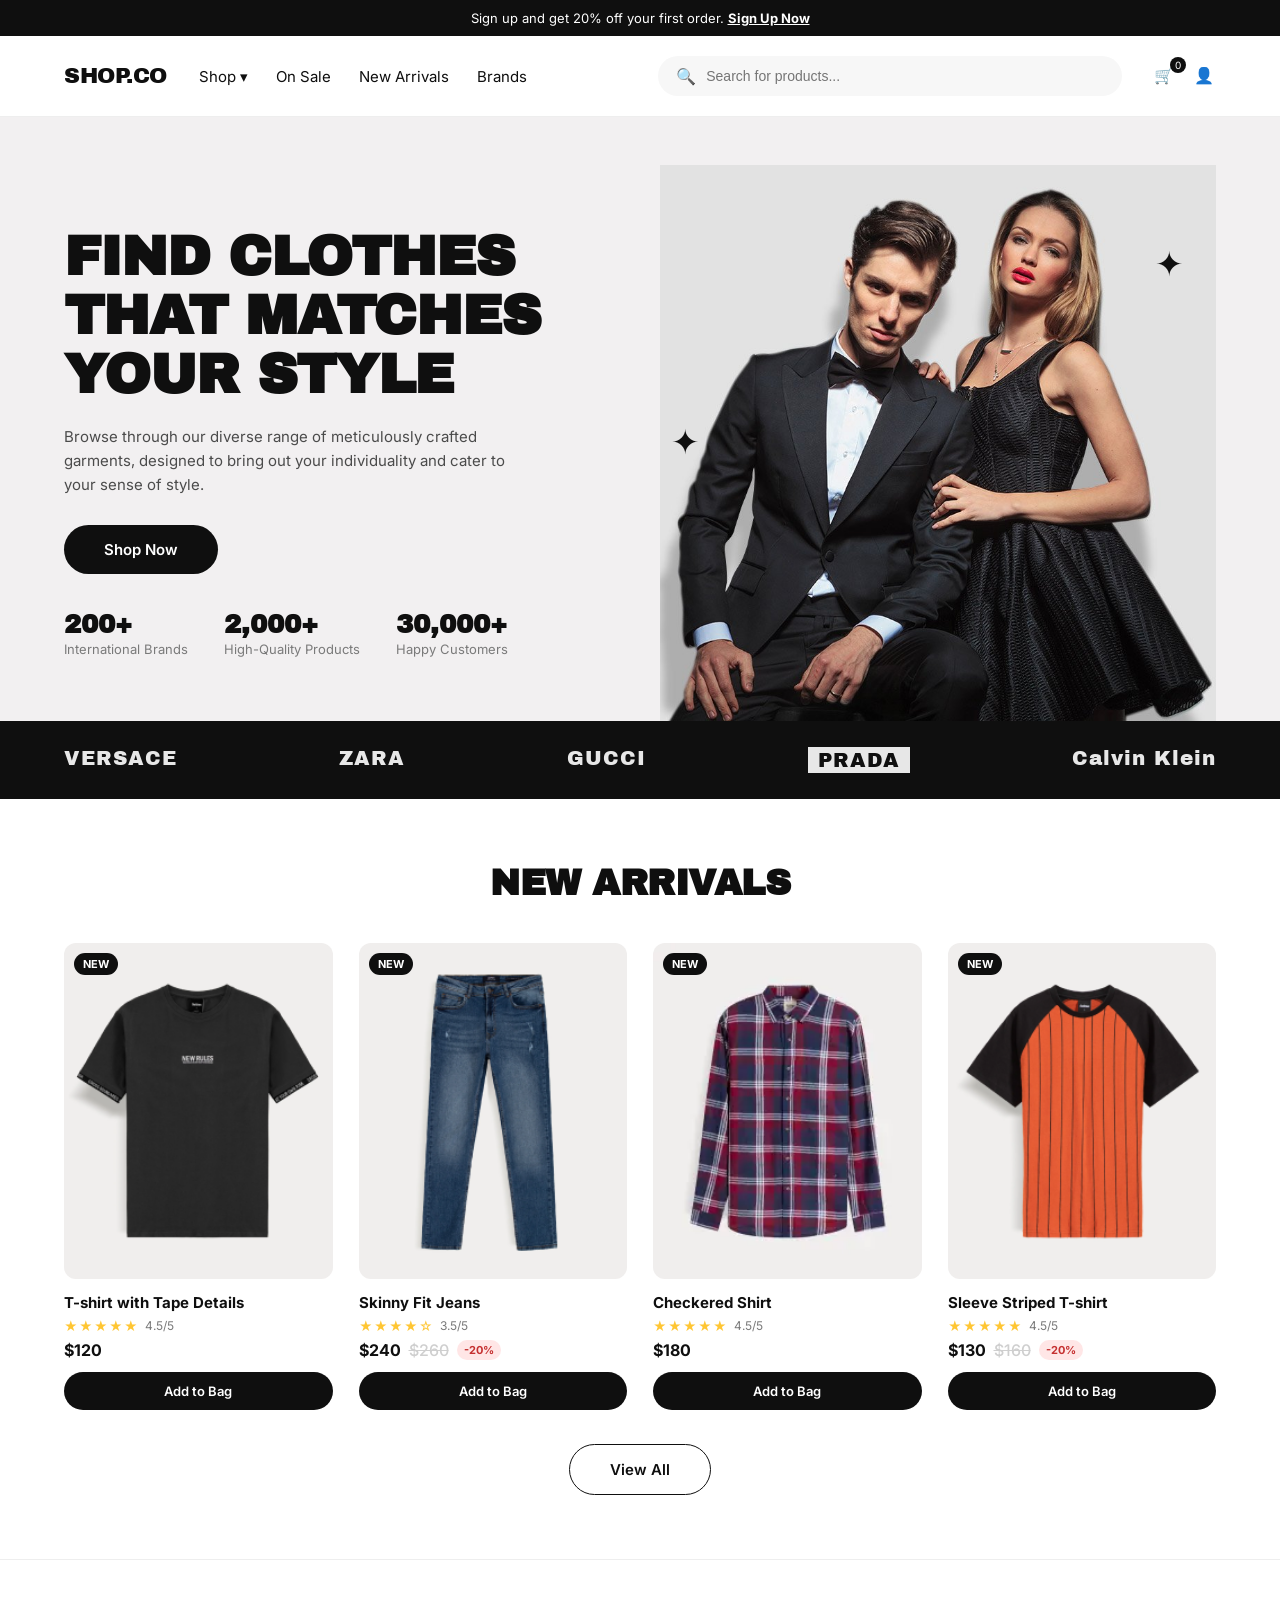
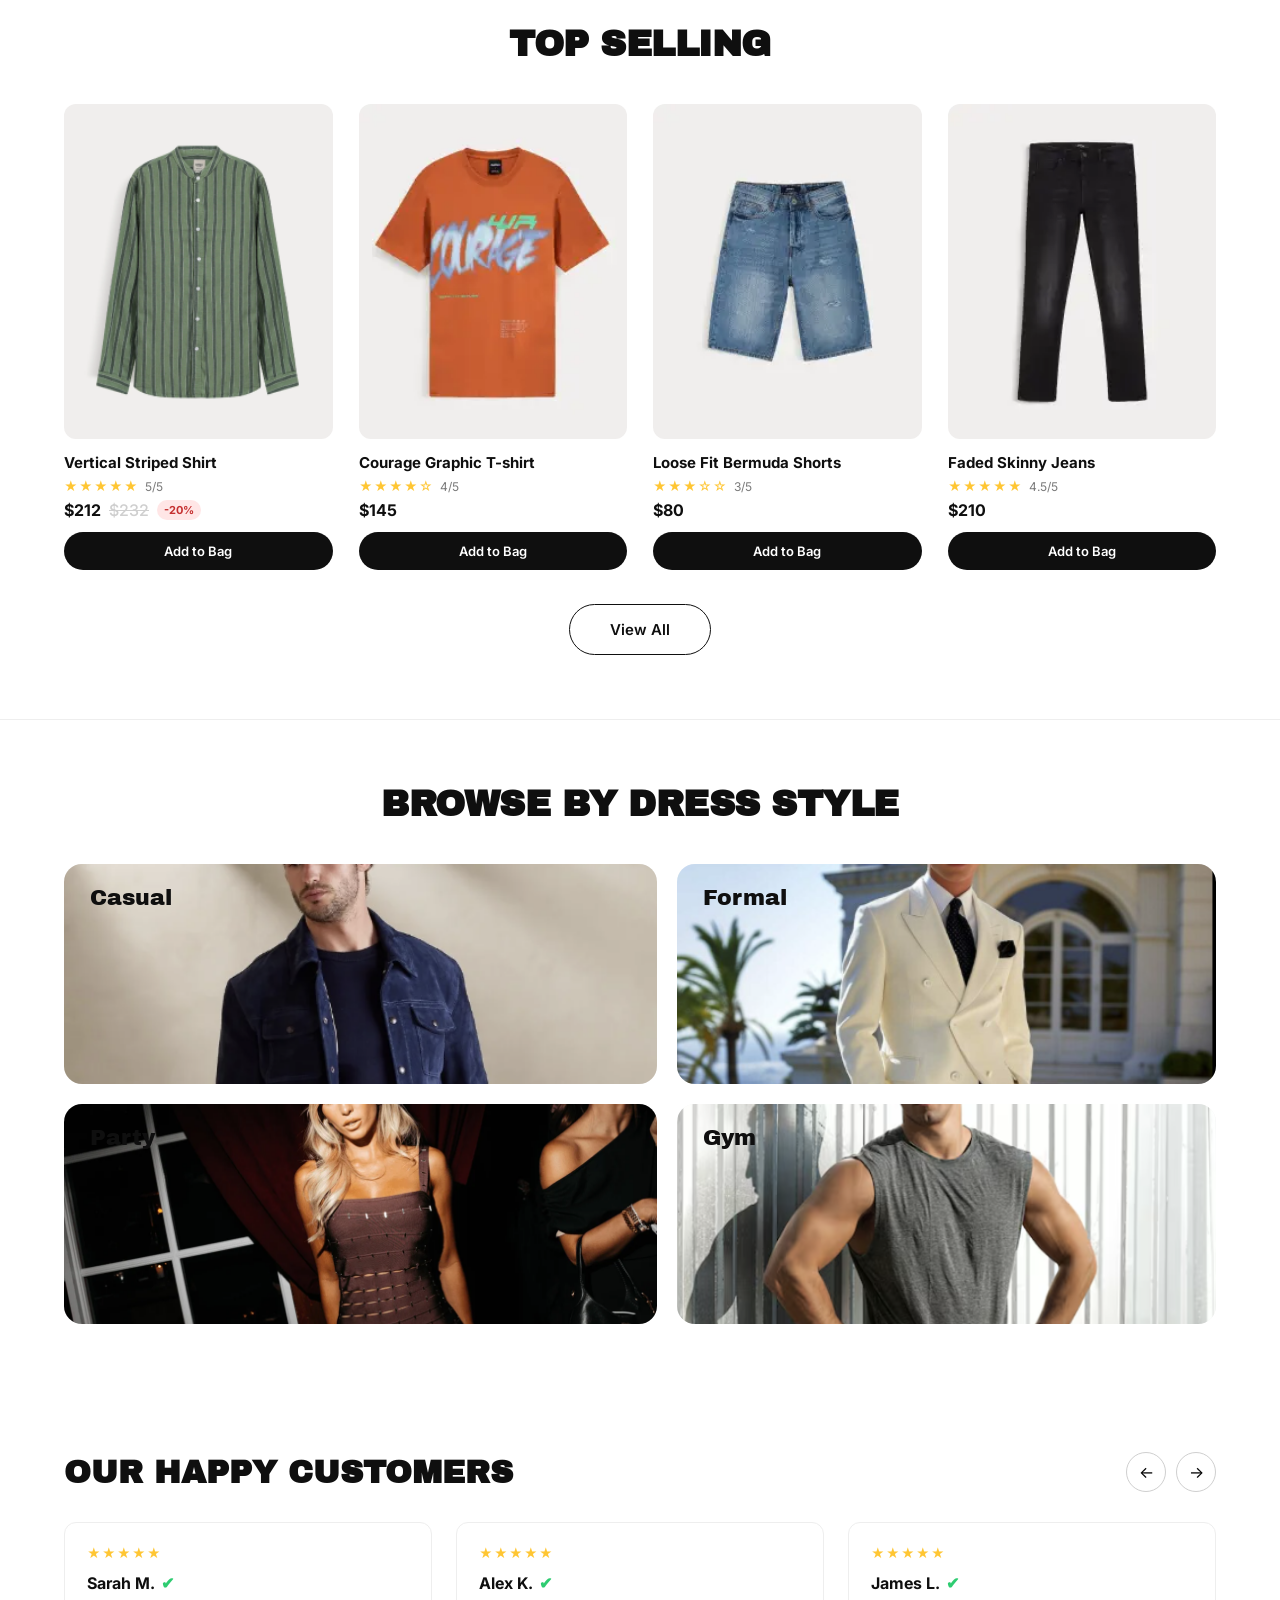
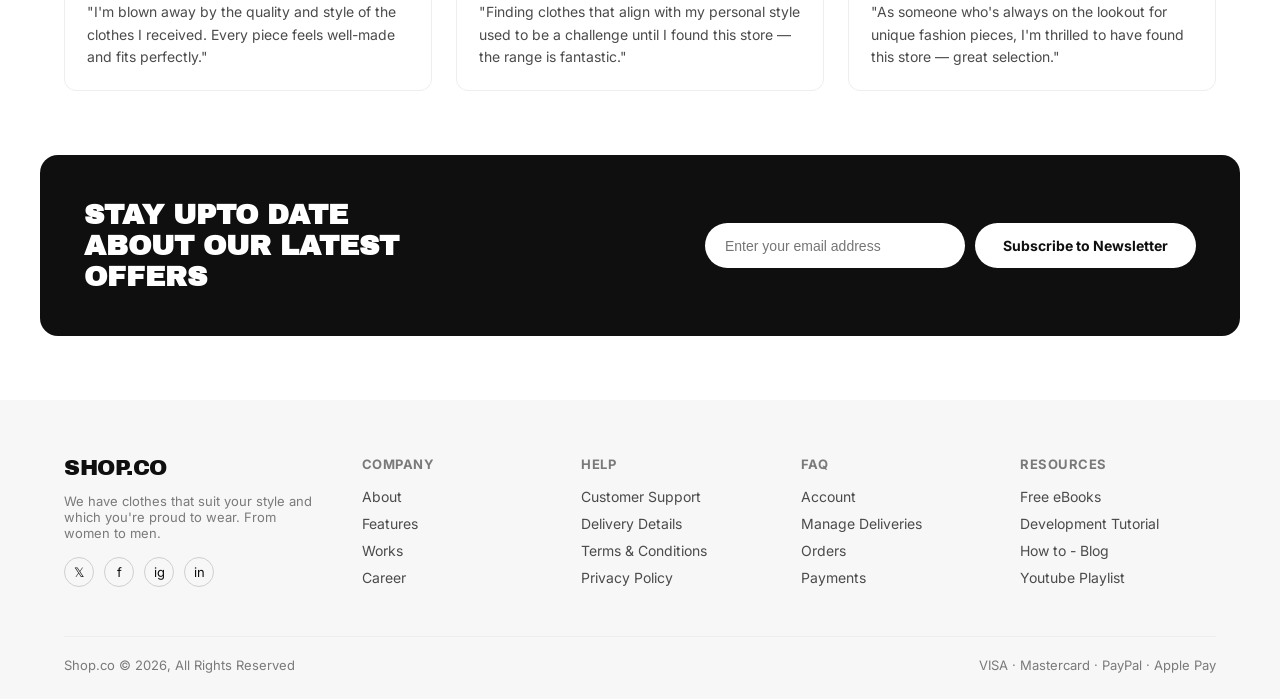
<file: index.html>
<!DOCTYPE html>
<html lang="en">
<head>
<meta charset="UTF-8">
<meta name="viewport" content="width=device-width, initial-scale=1.0">
<title>SHOP.CO — Find Clothes That Match Your Style</title>
<link rel="preconnect" href="https://fonts.googleapis.com">
<link href="https://fonts.googleapis.com/css2?family=Archivo+Black&family=Inter:wght@400;500;600;700&display=swap" rel="stylesheet">
<link rel="stylesheet" href="style.css">
</head>
<body>

<div class="announcement">
  Sign up and get 20% off your first order. <strong>Sign Up Now</strong>
</div>

<header class="site-header">
  <div class="container">
    <a href="index.html" class="logo">SHOP.CO</a>
    <nav class="main-nav">
      <a href="shop.html">Shop ▾</a>
      <a href="shop.html">On Sale</a>
      <a href="shop.html">New Arrivals</a>
      <a href="shop.html">Brands</a>
    </nav>
    <div class="search-bar">
      <span>🔍</span>
      <input type="text" placeholder="Search for products...">
    </div>
    <div class="header-icons">
      <a class="icon-btn" href="cart.html" title="Cart">
        🛒<span class="cart-count">0</span>
      </a>
      <a class="icon-btn" href="#" title="Account">👤</a>
    </div>
  </div>
</header>

<section class="hero">
  <div class="container">
    <div class="hero-copy">
      <h1>FIND CLOTHES THAT MATCHES YOUR STYLE</h1>
      <p>Browse through our diverse range of meticulously crafted garments, designed to bring out your individuality and cater to your sense of style.</p>
      <a href="shop.html" class="btn btn-primary">Shop Now</a>
      <div class="hero-stats">
        <div><strong>200+</strong><span>International Brands</span></div>
        <div><strong>2,000+</strong><span>High-Quality Products</span></div>
        <div><strong>30,000+</strong><span>Happy Customers</span></div>
      </div>
    </div>
    <div class="hero-art">
      <span class="spark s1">✦</span>
      <span class="spark s2">✦</span>
      <img src="Images/Double models.jpg" alt="Models wearing featured outfits">
    </div>
  </div>
</section>

<section class="brand-strip">
  <div class="container">
    <span>VERSACE</span>
    <span>ZARA</span>
    <span>GUCCI</span>
    <span class="accent">PRADA</span>
    <span>Calvin Klein</span>
  </div>
</section>

<section class="section">
  <div class="container">
    <h2 class="section-title">NEW ARRIVALS</h2>
    <div class="product-grid" id="new-arrivals-grid"></div>
    <div class="section-foot"><a href="shop.html" class="btn btn-outline">View All</a></div>
  </div>
</section>

<section class="section" style="border-top:1px solid var(--gray-100); border-bottom:1px solid var(--gray-100);">
  <div class="container">
    <h2 class="section-title">TOP SELLING</h2>
    <div class="product-grid" id="top-selling-grid"></div>
    <div class="section-foot"><a href="shop.html" class="btn btn-outline">View All</a></div>
  </div>
</section>

<section class="section">
  <div class="container">
    <h2 class="section-title">BROWSE BY DRESS STYLE</h2>
    <div class="style-grid">
      <a class="style-card casual" href="shop.html?style=Casual">
        <img src="Images/Casual Model.png" alt="Casual style">
        <span>Casual</span>
      </a>
      <a class="style-card formal" href="shop.html?style=Formal">
        <img src="Images/Formal model.png" alt="Formal style">
        <span>Formal</span>
      </a>
      <a class="style-card party" href="shop.html?style=Party">
        <img src="Images/Party Style.webp" alt="Party style">
        <span>Party</span>
      </a>
      <a class="style-card gym" href="shop.html?style=Gym">
        <img src="Images/Gym Model.png" alt="Gym style">
        <span>Gym</span>
      </a>
    </div>
  </div>
</section>

<section class="section">
  <div class="container">
    <div class="testimonial-head">
      <h2>OUR HAPPY CUSTOMERS</h2>
      <div class="arrow-group">
        <button id="testi-prev">←</button>
        <button id="testi-next">→</button>
      </div>
    </div>
    <div class="testimonial-grid" id="testimonial-grid">
      <div class="testimonial-card">
        <span class="stars">★★★★★</span>
        <div class="name">Sarah M. <span class="verified">✔</span></div>
        <p>"I'm blown away by the quality and style of the clothes I received. Every piece feels well-made and fits perfectly."</p>
      </div>
      <div class="testimonial-card">
        <span class="stars">★★★★★</span>
        <div class="name">Alex K. <span class="verified">✔</span></div>
        <p>"Finding clothes that align with my personal style used to be a challenge until I found this store — the range is fantastic."</p>
      </div>
      <div class="testimonial-card">
        <span class="stars">★★★★★</span>
        <div class="name">James L. <span class="verified">✔</span></div>
        <p>"As someone who's always on the lookout for unique fashion pieces, I'm thrilled to have found this store — great selection."</p>
      </div>
    </div>
  </div>
</section>

<div class="newsletter">
  <h3>STAY UPTO DATE ABOUT OUR LATEST OFFERS</h3>
  <form class="newsletter-form">
    <input type="email" placeholder="Enter your email address" required>
    <button type="submit">Subscribe to Newsletter</button>
  </form>
</div>

<footer class="site-footer">
  <div class="container">
    <div class="footer-grid">
      <div class="footer-brand">
        <a href="index.html" class="logo">SHOP.CO</a>
        <p>We have clothes that suit your style and which you're proud to wear. From women to men.</p>
        <div class="footer-socials">
          <a href="#">𝕏</a><a href="#">f</a><a href="#">ig</a><a href="#">in</a>
        </div>
      </div>
      <div>
        <h4>Company</h4>
        <ul><li>About</li><li>Features</li><li>Works</li><li>Career</li></ul>
      </div>
      <div>
        <h4>Help</h4>
        <ul><li>Customer Support</li><li>Delivery Details</li><li>Terms &amp; Conditions</li><li>Privacy Policy</li></ul>
      </div>
      <div>
        <h4>FAQ</h4>
        <ul><li>Account</li><li>Manage Deliveries</li><li>Orders</li><li>Payments</li></ul>
      </div>
      <div>
        <h4>Resources</h4>
        <ul><li>Free eBooks</li><li>Development Tutorial</li><li>How to - Blog</li><li>Youtube Playlist</li></ul>
      </div>
    </div>
    <div class="footer-bottom">
      <span>Shop.co © 2026, All Rights Reserved</span>
      <span>VISA · Mastercard · PayPal · Apple Pay</span>
    </div>
  </div>
</footer>

<script src="script.js"></script>
<script>
  // Home-page specific rendering: pull New Arrivals / Top Selling from the shared catalog
  (async function initHomePage() {
    try {
      const products = await loadProducts();

      const newArrivals = products.filter(p => p.tags.includes("new-arrival")).slice(0, 4);
      const topSelling = products.filter(p => p.tags.includes("top-selling")).slice(0, 4);

      renderProducts(document.getElementById("new-arrivals-grid"), newArrivals);
      renderProducts(document.getElementById("top-selling-grid"), topSelling);

      // Clicking a product card on the homepage sends the shopper to the shop page, focused on that item
      document.body.addEventListener("click", (e) => {
        const card = e.target.closest(".product-card");
        if (card) {
          e.preventDefault();
          window.location.href = `shop.html?product=${card.dataset.id}`;
        }
      });
    } catch (err) {
      console.error(err);
    }
  })();
</script>
</body>
</html>
</file>
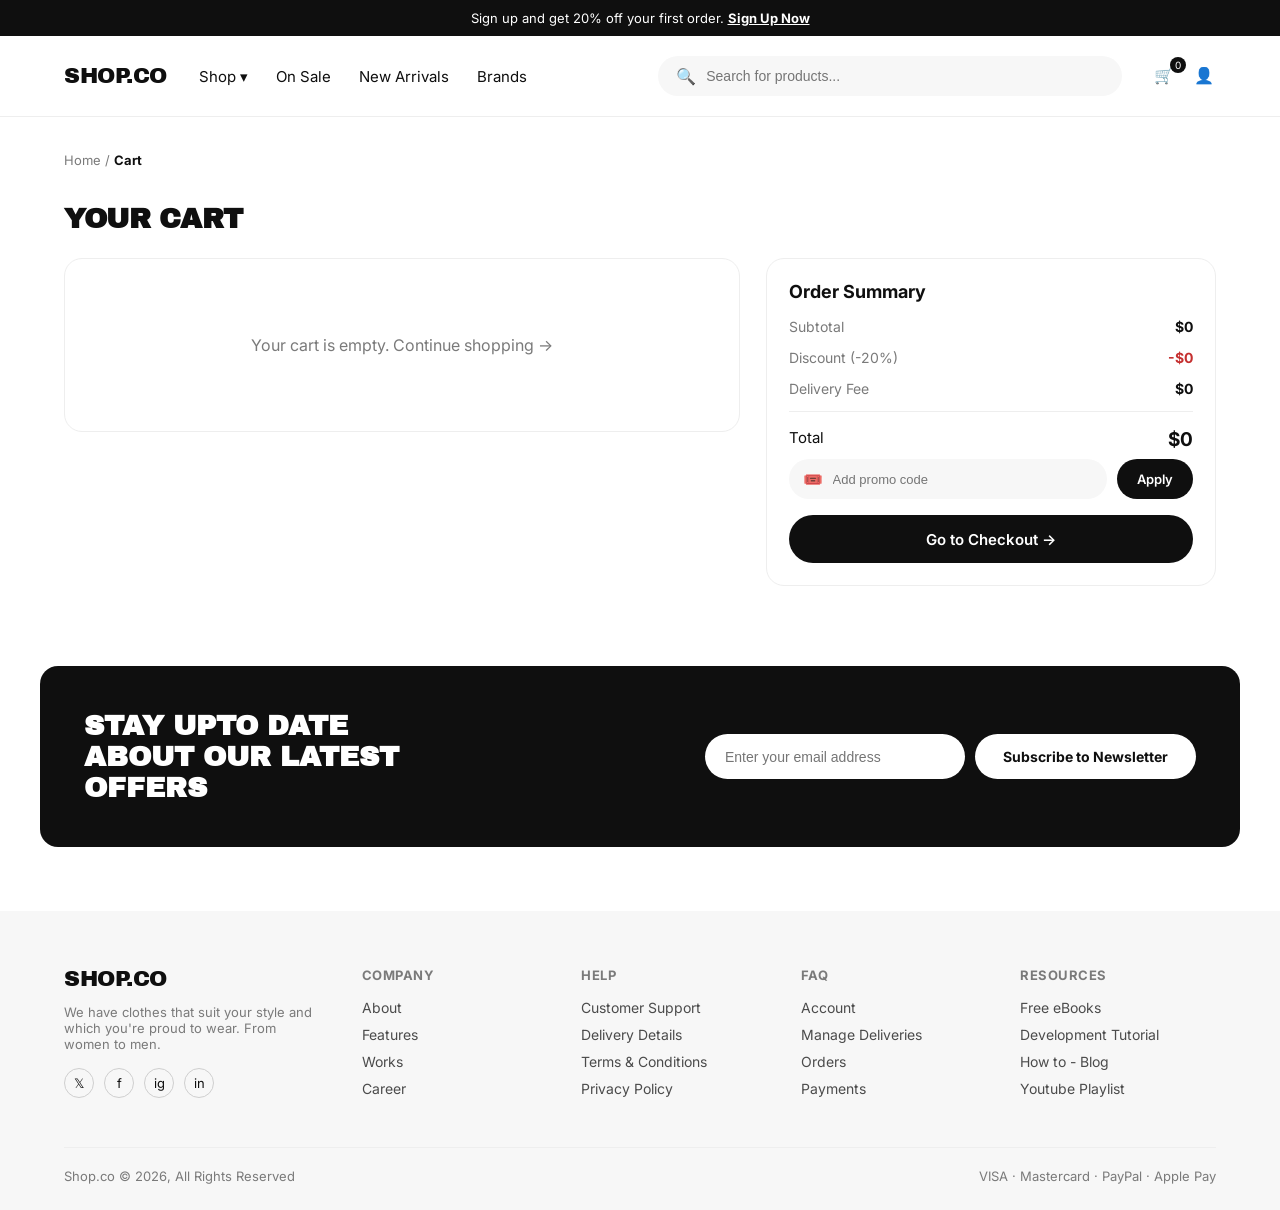
<file: cart.html>
<!DOCTYPE html>
<html lang="en">
<head>
<meta charset="UTF-8">
<meta name="viewport" content="width=device-width, initial-scale=1.0">
<title>Your Cart — SHOP.CO</title>
<link rel="preconnect" href="https://fonts.googleapis.com">
<link href="https://fonts.googleapis.com/css2?family=Archivo+Black&family=Inter:wght@400;500;600;700&display=swap" rel="stylesheet">
<link rel="stylesheet" href="style.css">
<link rel="stylesheet" href="cart.css">
</head>
<body>

<div class="announcement">
  Sign up and get 20% off your first order. <strong>Sign Up Now</strong>
</div>

<header class="site-header">
  <div class="container">
    <a href="index.html" class="logo">SHOP.CO</a>
    <nav class="main-nav">
      <a href="shop.html">Shop ▾</a>
      <a href="shop.html">On Sale</a>
      <a href="shop.html">New Arrivals</a>
      <a href="shop.html">Brands</a>
    </nav>
    <div class="search-bar">
      <span>🔍</span>
      <input type="text" placeholder="Search for products...">
    </div>
    <div class="header-icons">
      <a class="icon-btn" href="cart.html" title="Cart">
        🛒<span class="cart-count">0</span>
      </a>
      <a class="icon-btn" href="#" title="Account">👤</a>
    </div>
  </div>
</header>

<div class="container">
  <p class="breadcrumb"><a href="index.html">Home</a> / <strong>Cart</strong></p>
</div>

<main class="container cart-main">
  <h1>YOUR CART</h1>
  <div class="cart-layout">
    <section id="cart-items" class="cart-list" aria-label="Cart items"></section>

    <aside class="summary-card">
      <h2>Order Summary</h2>
      <div class="summary-line"><span>Subtotal</span><strong id="subtotal">$0</strong></div>
      <div class="summary-line"><span>Discount (-20%)</span><strong class="discount" id="discount">-$0</strong></div>
      <div class="summary-line"><span>Delivery Fee</span><strong id="delivery-fee">$15</strong></div>
      <div class="summary-total"><span>Total</span><strong id="cart-total">$0</strong></div>
      <form class="promo-form" id="promo-form">
        <label><span>🎟️</span><input type="text" placeholder="Add promo code"></label>
        <button type="submit">Apply</button>
      </form>
      <button class="checkout-button" id="checkout-btn">Go to Checkout →</button>
    </aside>
  </div>
</main>

<div class="newsletter">
  <h3>STAY UPTO DATE ABOUT OUR LATEST OFFERS</h3>
  <form class="newsletter-form">
    <input type="email" placeholder="Enter your email address" required>
    <button type="submit">Subscribe to Newsletter</button>
  </form>
</div>

<footer class="site-footer">
  <div class="container">
    <div class="footer-grid">
      <div class="footer-brand">
        <a href="index.html" class="logo">SHOP.CO</a>
        <p>We have clothes that suit your style and which you're proud to wear. From women to men.</p>
        <div class="footer-socials">
          <a href="#">𝕏</a><a href="#">f</a><a href="#">ig</a><a href="#">in</a>
        </div>
      </div>
      <div>
        <h4>Company</h4>
        <ul><li>About</li><li>Features</li><li>Works</li><li>Career</li></ul>
      </div>
      <div>
        <h4>Help</h4>
        <ul><li>Customer Support</li><li>Delivery Details</li><li>Terms &amp; Conditions</li><li>Privacy Policy</li></ul>
      </div>
      <div>
        <h4>FAQ</h4>
        <ul><li>Account</li><li>Manage Deliveries</li><li>Orders</li><li>Payments</li></ul>
      </div>
      <div>
        <h4>Resources</h4>
        <ul><li>Free eBooks</li><li>Development Tutorial</li><li>How to - Blog</li><li>Youtube Playlist</li></ul>
      </div>
    </div>
    <div class="footer-bottom">
      <span>Shop.co © 2026, All Rights Reserved</span>
      <span>VISA · Mastercard · PayPal · Apple Pay</span>
    </div>
  </div>
</footer>

<script src="script.js"></script>
<script src="cart.js"></script>
</body>
</html>
</file>
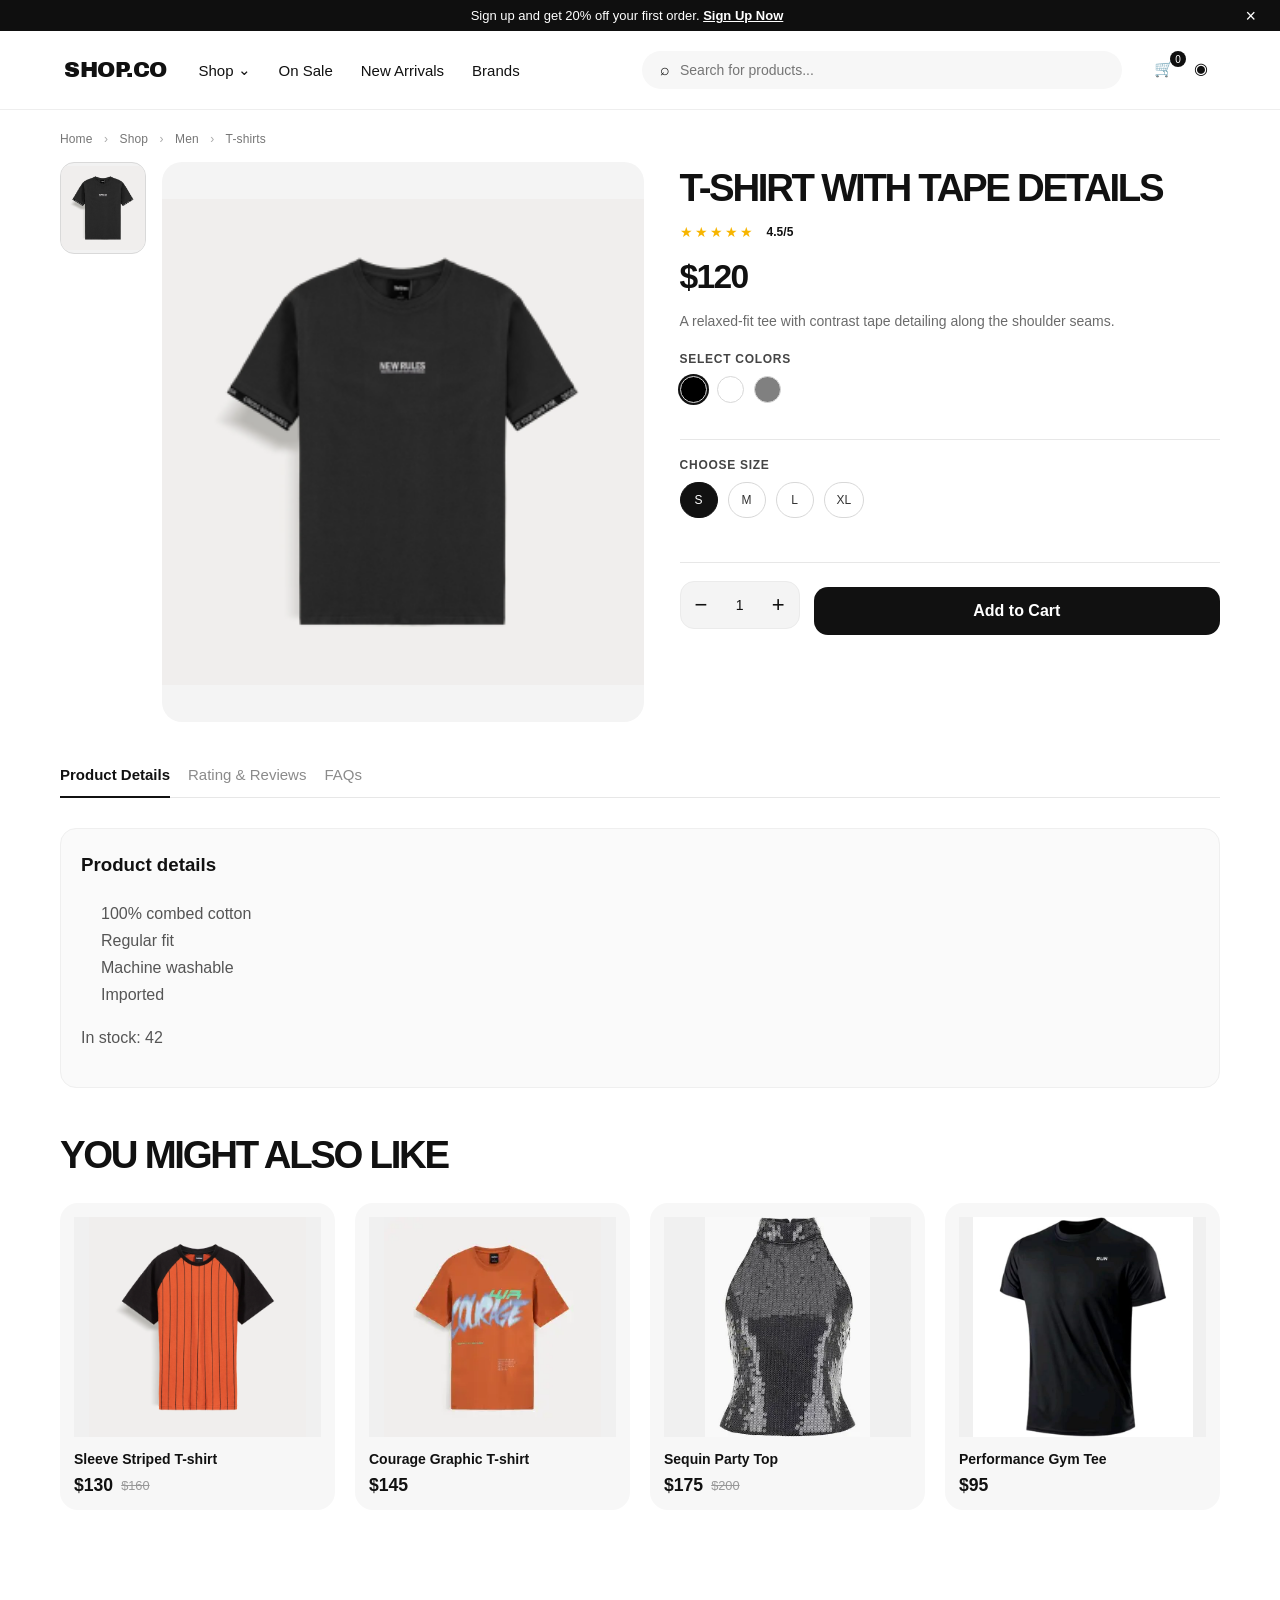
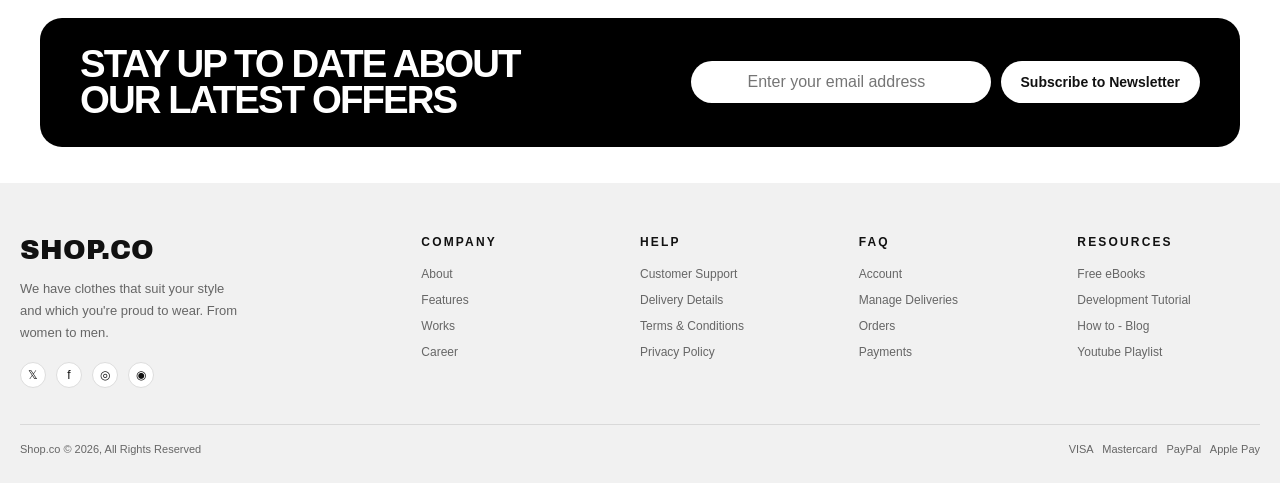
<file: product.html>
<!doctype html>
<html lang="en">
  <head>
    <meta charset="UTF-8" />
    <meta name="viewport" content="width=device-width, initial-scale=1.0" />
    <title>Product | Shop Co.</title>
    <link rel="preconnect" href="https://fonts.googleapis.com" />
    <link rel="preconnect" href="https://fonts.gstatic.com" crossorigin />
    <link
      href="https://fonts.googleapis.com/css2?family=Archivo+Black&family=Inter:wght@400;500;600;700&display=swap"
      rel="stylesheet"
    />
    <link rel="stylesheet" href="style.css" />
    <link rel="stylesheet" href="cart.css" />
    <link rel="stylesheet" href="product.css" />
  </head>
  <body class="product-page">
    <div class="announcement">
      Sign up and get 20% off your first order.
      <a href="#newsletter"><strong>Sign Up Now</strong></a
      ><button
        class="announcement-close"
        type="button"
        aria-label="Close announcement"
      >
        ×
      </button>
    </div>

    <header class="site-header">
      <div class="container">
        <a class="logo" href="index.html">SHOP.CO</a>
        <nav class="main-nav">
          <a href="shop.html">Shop <span>⌄</span></a>
          <a href="shop.html">On Sale</a>
          <a href="shop.html">New Arrivals</a>
          <a href="shop.html">Brands</a>
        </nav>
        <label class="search-bar" aria-label="Search products">
          <span aria-hidden="true">⌕</span>
          <input type="search" placeholder="Search for products..." />
        </label>
        <div class="header-icons">
          <a class="icon-btn" href="cart.html" aria-label="Cart"
            >🛒<span class="cart-count">0</span></a
          >
          <a class="icon-btn" href="#" aria-label="Account">◉</a>
        </div>
      </div>
    </header>

    <main id="product-detail" class="container product-shell"></main>

    <section class="product-newsletter" id="newsletter">
      <h2>Stay up to date about<br />our latest offers</h2>
      <form class="newsletter-form">
        <label
          ><span aria-hidden="true">✉</span
          ><input type="email" placeholder="Enter your email address" required
        /></label>
        <button type="submit">Subscribe to Newsletter</button>
      </form>
    </section>

    <footer class="site-footer product-footer">
      <div class="footer-brand">
        <a href="index.html" class="brand">SHOP.CO</a>
        <p>
          We have clothes that suit your style and which you're proud to wear.
          From women to men.
        </p>
        <div class="socials">
          <a href="#" aria-label="X">𝕏</a><a href="#" aria-label="Facebook">f</a
          ><a href="#" aria-label="Instagram">◎</a
          ><a href="#" aria-label="GitHub">◉</a>
        </div>
      </div>
      <div class="footer-links">
        <h4>Company</h4>
        <a href="#">About</a><a href="#">Features</a><a href="#">Works</a
        ><a href="#">Career</a>
      </div>
      <div class="footer-links">
        <h4>Help</h4>
        <a href="#">Customer Support</a><a href="#">Delivery Details</a
        ><a href="#">Terms &amp; Conditions</a><a href="#">Privacy Policy</a>
      </div>
      <div class="footer-links">
        <h4>FAQ</h4>
        <a href="#">Account</a><a href="#">Manage Deliveries</a
        ><a href="#">Orders</a><a href="#">Payments</a>
      </div>
      <div class="footer-links">
        <h4>Resources</h4>
        <a href="#">Free eBooks</a><a href="#">Development Tutorial</a
        ><a href="#">How to - Blog</a><a href="#">Youtube Playlist</a>
      </div>
      <div class="footer-bottom">
        <span>Shop.co © 2026, All Rights Reserved</span
        ><span>VISA &nbsp; Mastercard &nbsp; PayPal &nbsp; Apple Pay</span>
      </div>
    </footer>

    <script src="script.js"></script>
    <script src="product.js"></script>
  </body>
</html>
</file>
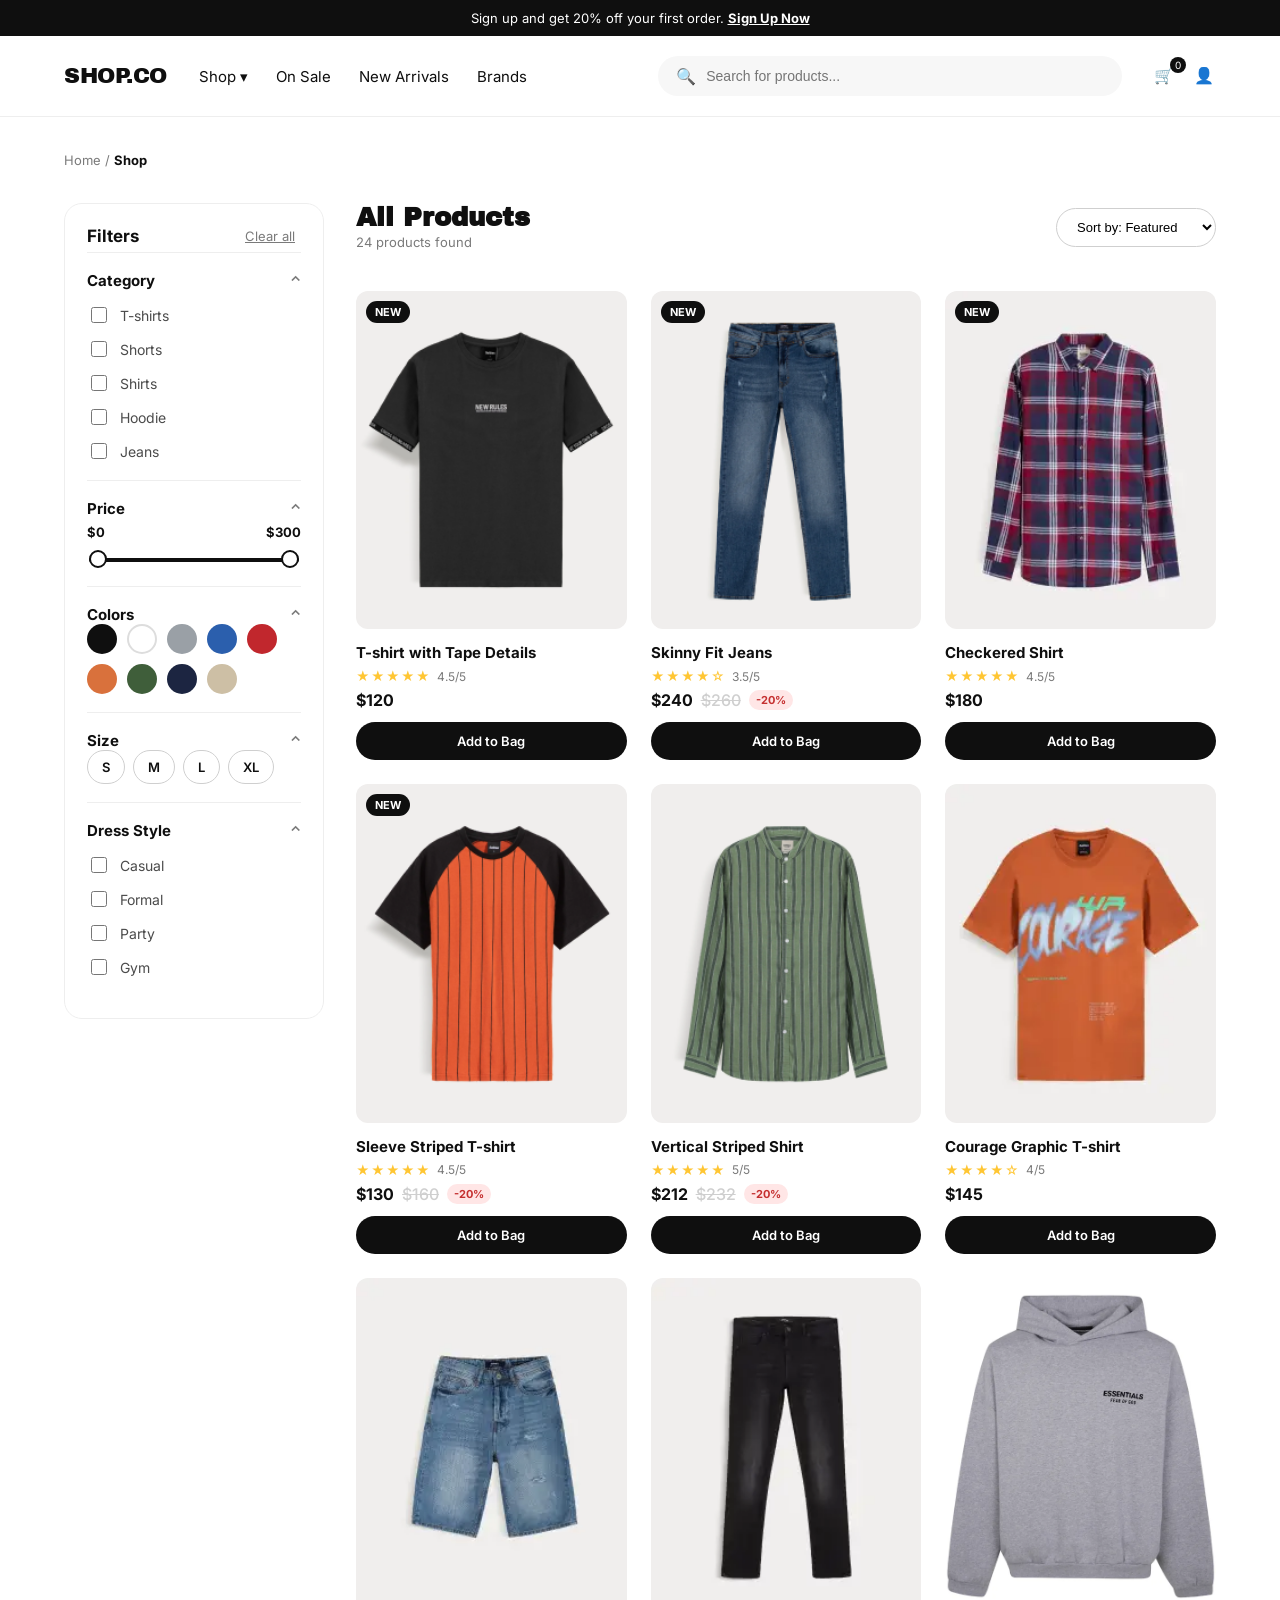
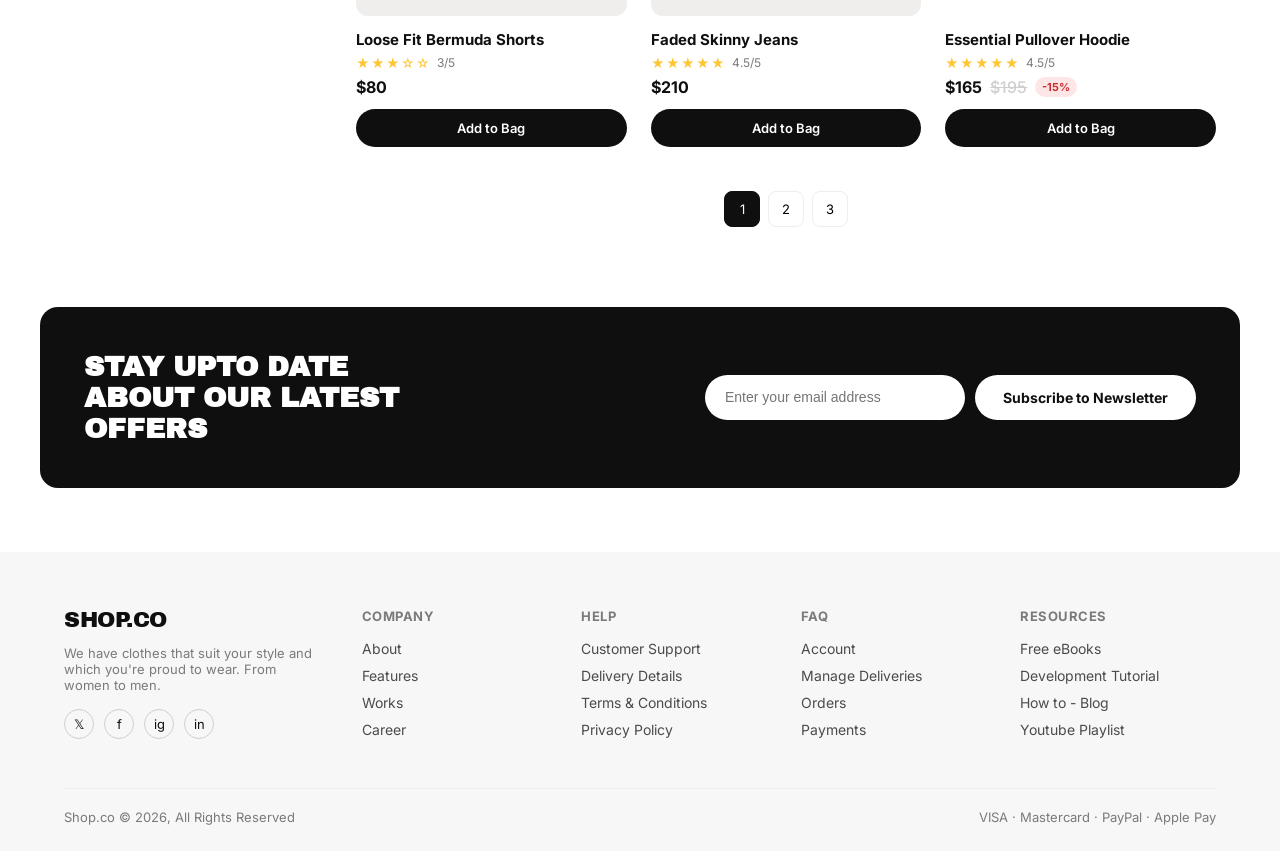
<file: shop.html>
<!DOCTYPE html>
<html lang="en">
<head>
<meta charset="UTF-8">
<meta name="viewport" content="width=device-width, initial-scale=1.0">
<title>Shop — SHOP.CO</title>
<link rel="preconnect" href="https://fonts.googleapis.com">
<link href="https://fonts.googleapis.com/css2?family=Archivo+Black&family=Inter:wght@400;500;600;700&display=swap" rel="stylesheet">
<link rel="stylesheet" href="style.css">
</head>
<body>

<div class="announcement">
  Sign up and get 20% off your first order. <strong>Sign Up Now</strong>
</div>

<header class="site-header">
  <div class="container">
    <a href="index.html" class="logo">SHOP.CO</a>
    <nav class="main-nav">
      <a href="shop.html">Shop ▾</a>
      <a href="shop.html">On Sale</a>
      <a href="shop.html">New Arrivals</a>
      <a href="shop.html">Brands</a>
    </nav>
    <div class="search-bar">
      <span>🔍</span>
      <input type="text" id="search-input" placeholder="Search for products...">
    </div>
    <div class="header-icons">
      <a class="icon-btn" href="cart.html" title="Cart">
        🛒<span class="cart-count">0</span>
      </a>
      <a class="icon-btn" href="#" title="Account">👤</a>
    </div>
  </div>
</header>

<div class="container">
  <p class="breadcrumb"><a href="index.html">Home</a> / <strong>Shop</strong></p>
</div>

<div class="container shop-layout">

  <!-- ===================== FILTERS ===================== -->
  <aside class="filters" id="filters-panel">
    <div class="filters-head">
      <h3>Filters</h3>
      <button id="clear-filters">Clear all</button>
    </div>

    <details class="filter-group" open>
      <summary>Category</summary>
      <div class="filter-options" id="category-options"></div>
    </details>

    <details class="filter-group" open>
      <summary>Price</summary>
      <div class="price-slider-wrap">
        <div class="price-values">
          <span id="price-min-label">$0</span>
          <span id="price-max-label">$300</span>
        </div>
        <div class="range-track">
          <div class="fill" id="price-fill"></div>
          <input type="range" id="price-min" min="0" max="300" step="5" value="0">
          <input type="range" id="price-max" min="0" max="300" step="5" value="300">
        </div>
      </div>
    </details>

    <details class="filter-group" open>
      <summary>Colors</summary>
      <div class="color-options" id="color-options"></div>
    </details>

    <details class="filter-group" open>
      <summary>Size</summary>
      <div class="size-options" id="size-options"></div>
    </details>

    <details class="filter-group" open>
      <summary>Dress Style</summary>
      <div class="filter-options" id="style-options"></div>
    </details>
  </aside>

  <!-- ===================== PRODUCT LIST ===================== -->
  <main>
    <div class="shop-main-head">
      <div>
        <h1>All Products</h1>
        <span class="count" id="result-count"></span>
      </div>
      <div style="display:flex; gap:10px; align-items:center;">
        <button class="mobile-filter-toggle" id="mobile-filter-btn">Filters ⚙</button>
        <select class="sort-select" id="sort-select">
          <option value="featured">Sort by: Featured</option>
          <option value="price-asc">Price: Low to High</option>
          <option value="price-desc">Price: High to Low</option>
          <option value="rating-desc">Highest Rated</option>
          <option value="newest">Newest</option>
        </select>
      </div>
    </div>

    <div class="active-filters" id="active-filters"></div>

    <div class="product-grid shop-grid" id="shop-grid"></div>

    <div class="pagination" id="pagination"></div>
  </main>
</div>

<div class="newsletter">
  <h3>STAY UPTO DATE ABOUT OUR LATEST OFFERS</h3>
  <form class="newsletter-form">
    <input type="email" placeholder="Enter your email address" required>
    <button type="submit">Subscribe to Newsletter</button>
  </form>
</div>

<footer class="site-footer">
  <div class="container">
    <div class="footer-grid">
      <div class="footer-brand">
        <a href="index.html" class="logo">SHOP.CO</a>
        <p>We have clothes that suit your style and which you're proud to wear. From women to men.</p>
        <div class="footer-socials">
          <a href="#">𝕏</a><a href="#">f</a><a href="#">ig</a><a href="#">in</a>
        </div>
      </div>
      <div>
        <h4>Company</h4>
        <ul><li>About</li><li>Features</li><li>Works</li><li>Career</li></ul>
      </div>
      <div>
        <h4>Help</h4>
        <ul><li>Customer Support</li><li>Delivery Details</li><li>Terms &amp; Conditions</li><li>Privacy Policy</li></ul>
      </div>
      <div>
        <h4>FAQ</h4>
        <ul><li>Account</li><li>Manage Deliveries</li><li>Orders</li><li>Payments</li></ul>
      </div>
      <div>
        <h4>Resources</h4>
        <ul><li>Free eBooks</li><li>Development Tutorial</li><li>How to - Blog</li><li>Youtube Playlist</li></ul>
      </div>
    </div>
    <div class="footer-bottom">
      <span>Shop.co © 2026, All Rights Reserved</span>
      <span>VISA · Mastercard · PayPal · Apple Pay</span>
    </div>
  </div>
</footer>


<script src="script.js"></script>
<script src="shop.js"></script>
</body>
</html>
</file>
<file: style.css>
:root {
  --black: #0f0f0f;
  --white: #ffffff;
  --cream: #f2f0f1;
  --gray-50: #f7f7f7;
  --gray-100: #eeeeee;
  --gray-300: #cfcfcf;
  --gray-500: #7a7a7a;
  --gray-700: #4b4b4b;
  --red: #c53030;
  --star: #ffc633;
  --radius-lg: 18px;
  --radius-md: 12px;
  --radius-sm: 8px;
  --container: 1200px;
  --font-display: "Archivo Black", "Helvetica Neue", Arial, sans-serif;
  --font-body: "Inter", "Helvetica Neue", Arial, sans-serif;
}

* { box-sizing: border-box; }

html { scroll-behavior: smooth; }

body {
  margin: 0;
  font-family: var(--font-body);
  color: var(--black);
  background: var(--white);
  -webkit-font-smoothing: antialiased;
}

img { max-width: 100%; display: block; }

a { color: inherit; text-decoration: none; }

button { font-family: inherit; cursor: pointer; }

ul { margin: 0; padding: 0; list-style: none; }

.container {
  max-width: var(--container);
  margin: 0 auto;
  padding: 0 24px;
}

/* ---------- Top announcement bar ---------- */
.announcement {
  background: var(--black);
  color: var(--white);
  text-align: center;
  font-size: 13px;
  padding: 10px 16px;
}
.announcement strong { text-decoration: underline; cursor: pointer; }

/* ---------- Header ---------- */
.site-header {
  border-bottom: 1px solid var(--gray-100);
}
.site-header .container {
  display: flex;
  align-items: center;
  gap: 32px;
  padding-top: 20px;
  padding-bottom: 20px;
}
.logo {
  font-family: var(--font-display);
  font-size: 22px;
  letter-spacing: -0.5px;
  white-space: nowrap;
}
.main-nav {
  display: flex;
  gap: 28px;
  flex: 1;
}
.main-nav a {
  font-size: 15px;
  display: flex;
  align-items: center;
  gap: 4px;
}
.search-bar {
  flex: 1;
  max-width: 480px;
  background: var(--gray-50);
  border-radius: 999px;
  display: flex;
  align-items: center;
  gap: 8px;
  padding: 10px 18px;
}
.search-bar input {
  border: none;
  background: transparent;
  outline: none;
  width: 100%;
  font-size: 14px;
}
.header-icons {
  display: flex;
  align-items: center;
  gap: 18px;
}
.icon-btn {
  position: relative;
  width: 22px;
  height: 22px;
  display: inline-flex;
}
.icon-btn svg { width: 100%; height: 100%; }
.cart-count {
  position: absolute;
  top: -8px;
  right: -10px;
  background: var(--black);
  color: var(--white);
  font-size: 10px;
  min-width: 16px;
  height: 16px;
  border-radius: 50%;
  display: flex;
  align-items: center;
  justify-content: center;
  padding: 0 3px;
}

/* ---------- Hero ---------- */
.hero {
  background: var(--cream);
  overflow: hidden;
}
.hero .container {
  display: grid;
  grid-template-columns: 1fr 1fr;
  align-items: center;
  gap: 40px;
  padding-top: 48px;
  padding-bottom: 0;
}
.hero-copy h1 {
  font-family: var(--font-display);
  font-size: clamp(34px, 4.6vw, 56px);
  line-height: 1.05;
  letter-spacing: -1px;
  margin: 0 0 20px;
}
.hero-copy p {
  color: var(--gray-700);
  font-size: 15px;
  max-width: 460px;
  margin: 0 0 28px;
  line-height: 1.6;
}
.btn {
  display: inline-block;
  border: none;
  border-radius: 999px;
  padding: 15px 40px;
  font-size: 15px;
  font-weight: 600;
}
.btn-primary { background: var(--black); color: var(--white); }
.btn-primary:hover { background: #262626; }
.btn-outline {
  background: var(--white);
  border: 1px solid var(--black);
  color: var(--black);
}

.hero-stats {
  display: flex;
  gap: 36px;
  margin-top: 36px;
  flex-wrap: wrap;
}
.hero-stats div strong {
  font-family: var(--font-display);
  font-size: 26px;
  display: block;
}
.hero-stats div span {
  color: var(--gray-500);
  font-size: 13px;
}

.hero-art {
  position: relative;
  align-self: end;
}
.hero-art img { width: 100%; }
.hero-art .spark {
  position: absolute;
  font-size: 34px;
}
.hero-art .spark.s1 { top: 14%; right: 6%; }
.hero-art .spark.s2 { top: 46%; left: 2%; }

/* ---------- Brand strip ---------- */
.brand-strip {
  background: var(--black);
  padding: 26px 0;
}
.brand-strip .container {
  display: flex;
  justify-content: space-between;
  flex-wrap: wrap;
  gap: 18px;
}
.brand-strip span {
  color: var(--white);
  font-family: var(--font-display);
  font-size: 20px;
  letter-spacing: 1px;
  opacity: 0.9;
}
.brand-strip span.accent {
  background: var(--white);
  color: var(--black);
  padding: 2px 10px;
}

/* ---------- Section headings ---------- */
.section { padding: 64px 0; }
.section-title {
  font-family: var(--font-display);
  font-size: clamp(26px, 3vw, 36px);
  text-align: center;
  letter-spacing: -0.5px;
  margin: 0 0 40px;
}
.section-foot { text-align: center; margin-top: 34px; }

/* ---------- Product grid ---------- */
.product-grid {
  display: grid;
  grid-template-columns: repeat(4, 1fr);
  gap: 26px;
}
.product-card {
  display: flex;
  flex-direction: column;
}
.product-card-link {
  display: block;
}
.add-to-cart-btn {
  margin-top: 12px;
  width: 100%;
  padding: 11px;
  font-size: 13px;
}
.product-thumb {
  background: var(--gray-50);
  border-radius: var(--radius-md);
  overflow: hidden;
  aspect-ratio: 4 / 5;
  margin-bottom: 14px;
  position: relative;
}
.product-thumb img {
  width: 100%;
  height: 100%;
  object-fit: cover;
  transition: transform .35s ease;
}
.product-card:hover .product-thumb img { transform: scale(1.04); }
.product-badge {
  position: absolute;
  top: 10px;
  left: 10px;
  background: var(--black);
  color: var(--white);
  font-size: 11px;
  font-weight: 700;
  padding: 4px 9px;
  border-radius: 999px;
  text-transform: uppercase;
}
.product-name {
  font-size: 15px;
  font-weight: 700;
  margin: 0 0 6px;
}
.product-rating {
  display: flex;
  align-items: center;
  gap: 6px;
  font-size: 12px;
  color: var(--gray-500);
  margin-bottom: 6px;
}
.stars { color: var(--star); letter-spacing: 1px; font-size: 13px; }
.product-price {
  font-size: 16px;
  font-weight: 700;
  display: flex;
  align-items: center;
  gap: 8px;
}
.product-price .old {
  color: var(--gray-300);
  font-weight: 500;
  text-decoration: line-through;
}
.product-price .discount {
  background: #ffe6e6;
  color: var(--red);
  font-size: 11px;
  font-weight: 700;
  padding: 3px 7px;
  border-radius: 999px;
}

/* ---------- Dress style ---------- */
.style-grid {
  display: grid;
  grid-template-columns: 1.1fr 1fr;
  grid-template-rows: repeat(2, 220px);
  gap: 20px;
}
.style-card {
  position: relative;
  background: var(--gray-50);
  border-radius: var(--radius-lg);
  overflow: hidden;
  display: flex;
  align-items: flex-start;
}
.style-card img {
  position: absolute;
  inset: 0;
  width: 100%;
  height: 100%;
  object-fit: cover;
}
.style-card span {
  position: relative;
  z-index: 1;
  font-family: var(--font-display);
  font-size: 22px;
  margin: 22px 0 0 26px;
}
.style-card.casual { grid-column: 1; grid-row: 1; }
.style-card.formal { grid-column: 2; grid-row: 1; }
.style-card.party { grid-column: 1; grid-row: 2; }
.style-card.gym { grid-column: 2; grid-row: 2; }

/* ---------- Testimonials ---------- */
.testimonial-head {
  display: flex;
  align-items: center;
  justify-content: space-between;
  margin-bottom: 30px;
}
.testimonial-head h2 {
  font-family: var(--font-display);
  font-size: clamp(24px, 3vw, 32px);
  margin: 0;
}
.arrow-group { display: flex; gap: 10px; }
.arrow-group button {
  width: 40px;
  height: 40px;
  border-radius: 50%;
  border: 1px solid var(--gray-300);
  background: var(--white);
  font-size: 16px;
}
.testimonial-grid {
  display: grid;
  grid-template-columns: repeat(3, 1fr);
  gap: 24px;
}
.testimonial-card {
  border: 1px solid var(--gray-100);
  border-radius: var(--radius-md);
  padding: 22px;
}
.testimonial-card .stars { display: block; margin-bottom: 12px; }
.testimonial-card .name {
  font-weight: 700;
  display: flex;
  align-items: center;
  gap: 6px;
  margin-bottom: 8px;
}
.testimonial-card .verified { color: #2ecc71; }
.testimonial-card p { color: var(--gray-700); font-size: 14px; line-height: 1.6; margin: 0; }

/* ---------- Newsletter ---------- */
.newsletter {
  background: var(--black);
  border-radius: var(--radius-lg);
  padding: 44px;
  margin: 0 24px 64px;
  max-width: calc(var(--container) - 48px + 48px);
  margin-left: auto;
  margin-right: auto;
  display: flex;
  align-items: center;
  justify-content: space-between;
  flex-wrap: wrap;
  gap: 24px;
}
.newsletter h3 {
  color: var(--white);
  font-family: var(--font-display);
  font-size: clamp(20px, 2.6vw, 28px);
  max-width: 340px;
  margin: 0;
}
.newsletter-form {
  display: flex;
  gap: 10px;
  flex-wrap: wrap;
}
.newsletter-form input {
  border: none;
  border-radius: 999px;
  padding: 14px 20px;
  min-width: 260px;
  font-size: 14px;
}
.newsletter-form button {
  background: var(--white);
  color: var(--black);
  border: none;
  border-radius: 999px;
  padding: 14px 28px;
  font-weight: 700;
  font-size: 14px;
}

/* ---------- Footer ---------- */
.site-footer {
  background: var(--gray-50);
  padding: 56px 0 26px;
}
.footer-grid {
  display: grid;
  grid-template-columns: 1.4fr 1fr 1fr 1fr 1fr;
  gap: 24px;
  margin-bottom: 40px;
}
.footer-grid h4 {
  font-size: 13px;
  text-transform: uppercase;
  letter-spacing: 0.5px;
  margin: 0 0 16px;
  color: var(--gray-500);
}
.footer-grid li { margin-bottom: 10px; font-size: 14px; color: var(--gray-700); }
.footer-brand p { color: var(--gray-500); font-size: 13px; max-width: 260px; }
.footer-socials { display: flex; gap: 10px; margin-top: 16px; }
.footer-socials a {
  width: 30px; height: 30px;
  border-radius: 50%;
  border: 1px solid var(--gray-300);
  display: flex; align-items: center; justify-content: center;
  font-size: 13px;
}
.footer-bottom {
  border-top: 1px solid var(--gray-100);
  padding-top: 20px;
  display: flex;
  justify-content: space-between;
  flex-wrap: wrap;
  gap: 12px;
  color: var(--gray-500);
  font-size: 13px;
}

/* =====================================================
   SHOP PAGE
   ===================================================== */
.breadcrumb {
  padding: 22px 0;
  font-size: 13px;
  color: var(--gray-500);
}
.breadcrumb strong { color: var(--black); }

.shop-layout {
  display: grid;
  grid-template-columns: 260px 1fr;
  gap: 32px;
  align-items: flex-start;
  padding-bottom: 80px;
}

.filters {
  border: 1px solid var(--gray-100);
  border-radius: var(--radius-lg);
  padding: 22px;
  position: sticky;
  top: 20px;
}
.filters-head {
  display: flex;
  justify-content: space-between;
  align-items: center;
  margin-bottom: 6px;
}
.filters-head h3 { font-size: 17px; margin: 0; }
.filters-head button {
  background: none;
  border: none;
  font-size: 13px;
  color: var(--gray-500);
  text-decoration: underline;
}
.filter-group {
  border-top: 1px solid var(--gray-100);
  padding: 18px 0;
}
.filter-group summary {
  list-style: none;
  cursor: pointer;
  display: flex;
  justify-content: space-between;
  align-items: center;
  font-weight: 700;
  font-size: 15px;
}
.filter-group summary::-webkit-details-marker { display: none; }
.filter-group summary::after {
  content: "\2303";
  transform: rotate(180deg);
  color: var(--gray-500);
  font-size: 14px;
}
.filter-group[open] summary::after { transform: rotate(0deg); }
.filter-options { margin-top: 14px; display: flex; flex-direction: column; gap: 12px; }
.filter-options label {
  display: flex;
  align-items: center;
  gap: 10px;
  font-size: 14px;
  color: var(--gray-700);
  cursor: pointer;
}
.filter-options input[type="checkbox"] {
  width: 16px; height: 16px; accent-color: var(--black);
}

.price-slider-wrap { padding-top: 6px; }
.price-values {
  display: flex;
  justify-content: space-between;
  font-size: 13px;
  font-weight: 700;
  margin-bottom: 10px;
}
.range-track {
  position: relative;
  height: 4px;
  background: var(--gray-100);
  border-radius: 4px;
  margin: 18px 2px 6px;
}
.range-track .fill {
  position: absolute;
  height: 4px;
  background: var(--black);
  border-radius: 4px;
}
.range-track input[type="range"] {
  position: absolute;
  top: -8px;
  left: 0;
  width: 100%;
  margin: 0;
  pointer-events: none;
  -webkit-appearance: none;
  background: transparent;
}
.range-track input[type="range"]::-webkit-slider-thumb {
  pointer-events: all;
  -webkit-appearance: none;
  width: 18px;
  height: 18px;
  border-radius: 50%;
  background: var(--white);
  border: 2px solid var(--black);
  cursor: pointer;
}
.range-track input[type="range"]::-moz-range-thumb {
  pointer-events: all;
  width: 16px;
  height: 16px;
  border-radius: 50%;
  background: var(--white);
  border: 2px solid var(--black);
  cursor: pointer;
}

.color-options { display: flex; flex-wrap: wrap; gap: 10px; }
.color-swatch {
  width: 30px; height: 30px;
  border-radius: 50%;
  border: 2px solid transparent;
  cursor: pointer;
  position: relative;
}
.color-swatch.selected { border-color: var(--black); }
.color-swatch.selected::after {
  content: "\2713";
  position: absolute;
  inset: 0;
  display: flex;
  align-items: center;
  justify-content: center;
  color: var(--white);
  font-size: 12px;
  mix-blend-mode: difference;
}

.size-options { display: flex; flex-wrap: wrap; gap: 8px; }
.size-chip {
  border: 1px solid var(--gray-300);
  background: var(--white);
  border-radius: 999px;
  padding: 8px 14px;
  font-size: 13px;
  font-weight: 600;
}
.size-chip.selected { background: var(--black); color: var(--white); border-color: var(--black); }

.shop-main-head {
  display: flex;
  justify-content: space-between;
  align-items: center;
  margin-bottom: 20px;
  flex-wrap: wrap;
  gap: 12px;
}
.shop-main-head h1 {
  font-family: var(--font-display);
  font-size: 26px;
  margin: 0;
}
.shop-main-head .count { color: var(--gray-500); font-size: 13px; }
.sort-select {
  border: 1px solid var(--gray-300);
  border-radius: 999px;
  padding: 10px 16px;
  font-size: 13px;
  background: var(--white);
}

.active-filters {
  display: flex;
  flex-wrap: wrap;
  gap: 8px;
  margin-bottom: 20px;
}
.chip {
  display: inline-flex;
  align-items: center;
  gap: 6px;
  background: var(--gray-50);
  border-radius: 999px;
  padding: 6px 8px 6px 14px;
  font-size: 12px;
}
.chip button {
  border: none;
  background: var(--black);
  color: var(--white);
  border-radius: 50%;
  width: 16px; height: 16px;
  font-size: 10px;
  line-height: 1;
}

.shop-grid {
  display: grid;
  grid-template-columns: repeat(3, 1fr);
  gap: 24px;
}
.empty-state {
  grid-column: 1 / -1;
  text-align: center;
  padding: 60px 20px;
  color: var(--gray-500);
}
.empty-state button { margin-top: 14px; }

.pagination {
  display: flex;
  justify-content: center;
  gap: 8px;
  margin-top: 44px;
}
.pagination button {
  width: 36px; height: 36px;
  border-radius: var(--radius-sm);
  border: 1px solid var(--gray-100);
  background: var(--white);
  font-size: 13px;
}
.pagination button.active { background: var(--black); color: var(--white); border-color: var(--black); }

.mobile-filter-toggle { display: none; }

/* ---------- Product modal ---------- */
.modal-overlay {
  position: fixed;
  inset: 0;
  background: rgba(15,15,15,0.55);
  display: flex;
  align-items: center;
  justify-content: center;
  z-index: 100;
  padding: 20px;
}
.modal-overlay.hidden { display: none; }
.modal {
  background: var(--white);
  border-radius: var(--radius-lg);
  max-width: 760px;
  width: 100%;
  max-height: 88vh;
  overflow-y: auto;
  padding: 30px;
  position: relative;
}
.modal-close {
  position: absolute;
  top: 18px; right: 18px;
  border: none;
  background: var(--gray-50);
  width: 32px; height: 32px;
  border-radius: 50%;
  font-size: 16px;
}
.modal-body {
  display: grid;
  grid-template-columns: 1fr 1fr;
  gap: 28px;
}
.modal-body img { border-radius: var(--radius-md); width: 100%; aspect-ratio: 4/5; object-fit: cover; }
.modal-body h2 { font-size: 22px; margin: 0 0 8px; }
.modal-body .modal-desc { color: var(--gray-700); font-size: 14px; line-height: 1.6; margin: 14px 0; }
.modal-body .modal-details { font-size: 13px; color: var(--gray-700); padding-left: 18px; }
.modal-body .modal-tags { display: flex; gap: 8px; margin-top: 14px; flex-wrap: wrap; }
.modal-body .tag {
  background: var(--gray-50);
  border-radius: 999px;
  padding: 4px 10px;
  font-size: 11px;
  text-transform: capitalize;
}
.modal-swatches, .modal-sizes { display: flex; gap: 8px; margin: 10px 0 4px; flex-wrap: wrap; }

/* ---------- Responsive ---------- */
@media (max-width: 980px) {
  .product-grid { grid-template-columns: repeat(2, 1fr); }
  .shop-grid { grid-template-columns: repeat(2, 1fr); }
  .shop-layout { grid-template-columns: 1fr; }
  .filters {
    position: fixed;
    inset: 0 20% 0 0;
    z-index: 90;
    border-radius: 0;
    overflow-y: auto;
    transform: translateX(-100%);
    transition: transform .25s ease;
  }
  .filters.open { transform: translateX(0); }
  .mobile-filter-toggle {
    display: inline-flex;
    border: 1px solid var(--gray-300);
    border-radius: 999px;
    padding: 10px 18px;
    background: var(--white);
    font-size: 13px;
    font-weight: 600;
  }
  .modal-body { grid-template-columns: 1fr; }
}
@media (max-width: 700px) {
  .main-nav { display: none; }
  .hero .container { grid-template-columns: 1fr; }
  .style-grid { grid-template-columns: 1fr; grid-template-rows: repeat(4, 180px); }
  .style-card.casual, .style-card.formal, .style-card.party, .style-card.gym { grid-column: 1; }
  .style-card.formal { grid-row: 2; }
  .style-card.party { grid-row: 3; }
  .style-card.gym { grid-row: 4; }
  .testimonial-grid { grid-template-columns: 1fr; }
  .footer-grid { grid-template-columns: repeat(2, 1fr); }
  .product-grid { grid-template-columns: repeat(2, 1fr); }
  .shop-grid { grid-template-columns: 1fr; }
}
</file>
<file: cart.css>
/* ============================================================
   Cart page — extends style.css, reuses its variables/tokens.
   Only new rules live here; header/footer/newsletter come from style.css.
   ============================================================ */

.cart-main { padding-bottom: 80px; }
.cart-main h1 {
  font-family: var(--font-display);
  font-size: 28px;
  letter-spacing: -0.5px;
  margin: 0 0 24px;
}

.cart-layout {
  display: grid;
  grid-template-columns: 1.2fr 0.8fr;
  gap: 26px;
  align-items: start;
}

.cart-list,
.summary-card {
  border: 1px solid var(--gray-100);
  border-radius: var(--radius-lg);
}
.cart-list { padding: 0 20px; }

.cart-item {
  display: grid;
  grid-template-columns: 96px 1fr auto;
  gap: 16px;
  padding: 18px 0;
  min-height: 120px;
}
.cart-item + .cart-item { border-top: 1px solid var(--gray-100); }

.cart-item .product-thumb {
  aspect-ratio: auto;
  width: 96px;
  height: 96px;
  margin-bottom: 0;
}
.cart-item .product-thumb img { object-fit: cover; }

.cart-item-info h2 {
  font-size: 16px;
  margin: 0 0 6px;
}
.cart-item-info p {
  color: var(--gray-500);
  font-size: 12px;
  margin: 2px 0;
}
.cart-item-info strong {
  display: block;
  font-size: 17px;
  margin-top: 8px;
}

.cart-item-actions {
  display: flex;
  flex-direction: column;
  align-items: flex-end;
  justify-content: space-between;
}
.remove-item {
  background: none;
  border: none;
  color: var(--red);
  font-size: 18px;
  padding: 0;
}
.quantity-control {
  display: flex;
  align-items: center;
  justify-content: space-between;
  background: var(--gray-50);
  border-radius: 999px;
  height: 34px;
  width: 96px;
  padding: 0 12px;
}
.quantity-control button {
  background: none;
  border: none;
  font-size: 18px;
  line-height: 1;
}
.quantity-control span { font-size: 13px; font-weight: 600; }

.empty-cart {
  text-align: center;
  color: var(--gray-500);
  padding: 60px 20px;
}

.summary-card { padding: 22px; }
.summary-card h2 { font-size: 18px; margin: 0 0 16px; }

.summary-line,
.summary-total {
  display: flex;
  justify-content: space-between;
  font-size: 14px;
}
.summary-line { color: var(--gray-500); margin: 14px 0; }
.summary-line strong { color: var(--black); }
.summary-line .discount { color: var(--red); }

.summary-total {
  border-top: 1px solid var(--gray-100);
  margin-top: 14px;
  padding-top: 16px;
  font-size: 15px;
}
.summary-total strong { font-size: 19px; }

.promo-form {
  display: flex;
  gap: 10px;
  margin-top: 8px;
}
.promo-form label {
  flex: 1;
  display: flex;
  align-items: center;
  gap: 8px;
  background: var(--gray-50);
  border-radius: 999px;
  padding: 0 14px;
  height: 40px;
}
.promo-form input {
  border: none;
  background: transparent;
  outline: none;
  width: 100%;
  font-size: 13px;
}
.promo-form button {
  border: none;
  border-radius: 999px;
  padding: 0 20px;
  background: var(--black);
  color: var(--white);
  font-size: 13px;
  font-weight: 600;
}

.checkout-button {
  width: 100%;
  margin-top: 16px;
  border: none;
  border-radius: 999px;
  background: var(--black);
  color: var(--white);
  height: 48px;
  font-size: 15px;
  font-weight: 600;
}

@media (max-width: 700px) {
  .cart-layout { grid-template-columns: 1fr; }
}
</file>
<file: product.css>
.product-page {
  background: #fff;
  color: #111;
  font-family: Arial, Helvetica, sans-serif;
}

.product-page .site-header .container {
  max-width: 1200px;
}

.product-page .announcement {
  position: relative;
  padding: 8px 42px 8px 16px;
}

.announcement-close {
  background: transparent;
  border: 0;
  color: #fff;
  font-size: 18px;
  line-height: 1;
  position: absolute;
  right: 18px;
  top: 50%;
  transform: translateY(-50%);
}

.product-page .main-nav {
  flex: 0 1 auto;
}

.product-page .search-bar {
  margin-left: auto;
}

.product-shell {
  max-width: 1200px;
  margin: 0 auto;
  padding: 22px 20px 64px;
}

.product-main {
  display: grid;
  gap: 36px;
  grid-template-columns: 1.08fr 1fr;
  align-items: start;
}

.product-gallery {
  display: grid;
  grid-template-columns: 86px 1fr;
  gap: 16px;
}

.product-thumb-list {
  display: flex;
  flex-direction: column;
  gap: 14px;
}

.product-thumb-list button {
  background: #f2f2f2;
  border: 1px solid #d9d9d9;
  border-radius: 14px;
  cursor: pointer;
  height: 92px;
  overflow: hidden;
  padding: 0;
}

.product-thumb-list img {
  display: block;
  height: 100%;
  object-fit: contain;
  width: 100%;
}

.product-main-visual {
  background: #f4f4f4;
  border-radius: 20px;
  min-height: 560px;
  overflow: hidden;
  position: relative;
}

.product-main-visual img {
  display: block;
  height: 100%;
  object-fit: contain;
  width: 100%;
}

.product-info {
  padding-top: 8px;
}

.product-breadcrumb {
  color: #767676;
  font-size: 12px;
  letter-spacing: 0.01em;
  margin: 0 0 16px;
}

.product-breadcrumb span {
  color: #a9a9a9;
  margin: 0 8px;
}

.product-title {
  font-size: clamp(2.1rem, 3vw, 4rem);
  font-weight: 900;
  letter-spacing: -0.06em;
  line-height: 0.95;
  margin: 0 0 18px;
  text-transform: uppercase;
}

.rating-row {
  align-items: center;
  display: flex;
  gap: 12px;
  margin-bottom: 18px;
}

.stars {
  color: #f7b500;
  font-size: 14px;
  letter-spacing: 2px;
}

.rating-score {
  color: #111;
  font-size: 12px;
  font-weight: 700;
}

.product-price-row {
  align-items: baseline;
  display: flex;
  gap: 14px;
  margin-bottom: 14px;
}

.product-price {
  font-size: 2.1rem;
  font-weight: 800;
  letter-spacing: -0.05em;
}

.product-old-price {
  color: #999;
  font-size: 1.1rem;
  text-decoration: line-through;
}

.product-discount {
  background: #f6d8d8;
  border-radius: 99px;
  color: #d63030;
  font-size: 12px;
  font-weight: 700;
  padding: 7px 10px;
}

.product-description {
  color: #6b6b6b;
  font-size: 14px;
  line-height: 1.7;
  margin: 0 0 18px;
  max-width: 520px;
}

.product-info hr { border: 0; border-top: 1px solid #e7e7e7; margin: 18px 0; }
.option-group { border-bottom: 1px solid #e7e7e7; padding: 0 0 18px; }
.option-group + .option-group { padding-top: 18px; }
.swatch { cursor: pointer; }
.cart-feedback { color: #16803c; font-size: 13px; font-weight: 700; margin: 12px 0 0; min-height: 16px; }
.tab-content { margin-top: 30px; }
.details-panel { background: #fafafa; border: 1px solid #efefef; border-radius: 16px; color: #555; line-height: 1.7; padding: 20px; }
.details-panel h3 { color: #111; margin-top: 0; }.details-panel ul { margin: 0; padding-left: 20px; }
.product-error { color: #b00020; padding: 60px 0; text-align: center; }
.product-page .review-header .write-review { background: #111; border: 0; border-radius: 999px; color: #fff; cursor: pointer; padding: 10px 18px; }
.product-page .review-form { background: #fafafa; border: 1px solid #e7e7e7; border-radius: 16px; display: grid; gap: 14px; margin-bottom: 18px; padding: 18px; }.product-page .review-form div { display: grid; gap: 7px; }.product-page .review-form label, .product-page .star-picker legend { font-size: 12px; font-weight: 700; }.product-page .review-form input, .product-page .review-form textarea { border: 1px solid #ddd; border-radius: 9px; font: inherit; padding: 10px 12px; width: 100%; }.product-page .review-form textarea { min-height: 92px; resize: vertical; }.product-page .star-picker { border: 0; margin: 0; padding: 0; }.product-page .star-picker div { direction: rtl; display: inline-flex; gap: 3px; }.product-page .star-picker input { height: 1px; opacity: 0; position: absolute; width: 1px; }.product-page .star-picker label { color: #d6d6d6; cursor: pointer; font-size: 28px; line-height: 1; }.product-page .star-picker input:checked ~ label, .product-page .star-picker label:hover, .product-page .star-picker label:hover ~ label { color: #f5b400; }.product-page .review-form .review-form-actions { display: flex; gap: 10px; justify-content: end; }.product-page .review-form button { border: 0; border-radius: 99px; cursor: pointer; padding: 10px 18px; }.product-page .review-form .cancel-review { background: #e8e8e8; }.product-page .review-form button[type="submit"] { background: #111; color: #fff; }

.product-label {
  color: #444;
  display: block;
  font-size: 12px;
  font-weight: 700;
  letter-spacing: 0.06em;
  margin-bottom: 10px;
  text-transform: uppercase;
}

.swatches {
  display: flex;
  gap: 10px;
  margin-bottom: 18px;
}

.swatch {
  border: 1px solid #d8d8d8;
  border-radius: 50%;
  display: inline-flex;
  height: 27px;
  width: 27px;
}

.swatch.active {
  box-shadow: 0 0 0 2px #111;
}

.size-row {
  display: flex;
  flex-wrap: wrap;
  gap: 10px;
  margin-bottom: 26px;
}

.size-option {
  background: #fff;
  border: 1px solid #d8d8d8;
  border-radius: 999px;
  color: #333;
  cursor: pointer;
  font-size: 12px;
  min-width: 38px;
  padding: 10px 12px;
  text-align: center;
  transition: all 0.2s ease;
}

.size-option.active {
  background: #111;
  border-color: #111;
  color: #fff;
}

.purchase-row {
  align-items: center;
  display: flex;
  gap: 14px;
  margin-top: 12px;
}

.quantity-box {
  align-items: center;
  background: #f4f4f4;
  border: 1px solid #ebebeb;
  border-radius: 14px;
  display: flex;
  height: 48px;
  justify-content: space-between;
  min-width: 120px;
  padding: 0 14px;
}

.quantity-box button {
  background: transparent;
  border: 0;
  color: #111;
  cursor: pointer;
  font-size: 22px;
  line-height: 1;
  padding: 0;
}

.quantity-box span {
  font-size: 14px;
  padding: 0 10px;
}

.add-to-cart-btn {
  background: #111;
  border: 0;
  border-radius: 14px;
  color: #fff;
  cursor: pointer;
  font-size: 16px;
  font-weight: 700;
  height: 48px;
  min-width: 220px;
  padding: 0 26px;
  width: 100%;
}

.product-tabs {
  border-bottom: 1px solid #e7e7e7;
  display: flex;
  gap: 18px;
  margin-top: 44px;
}

.product-tab {
  border: 0;
  background: transparent;
  color: #8b8b8b;
  cursor: pointer;
  font-size: 15px;
  padding: 0 0 14px;
  position: relative;
}

.product-tab.active {
  color: #111;
  font-weight: 700;
}

.product-tab.active::after {
  background: #111;
  bottom: -1px;
  content: '';
  height: 2px;
  left: 0;
  position: absolute;
  width: 100%;
}

.review-panel {
  margin-top: 30px;
}

.review-header {
  align-items: center;
  display: flex;
  justify-content: space-between;
  margin-bottom: 18px;
}

.review-header h3 {
  font-size: 16px;
  margin: 0;
}

.tag {
  background: #f2f2f2;
  border-radius: 999px;
  color: #444;
  font-size: 11px;
  padding: 8px 12px;
}

.review-grid {
  display: grid;
  gap: 18px;
  grid-template-columns: repeat(2, minmax(0, 1fr));
}

.review-card {
  background: #fafafa;
  border: 1px solid #efefef;
  border-radius: 16px;
  padding: 18px 18px 16px;
}

.review-top {
  align-items: center;
  display: flex;
  justify-content: space-between;
  margin-bottom: 10px;
}

.review-user {
  font-size: 16px;
  font-weight: 700;
}

.review-stars {
  color: #f7b500;
  font-size: 12px;
  letter-spacing: 2px;
}

.review-card p {
  color: #5f5f5f;
  font-size: 13px;
  line-height: 1.7;
  margin: 0;
}

.review-date {
  color: #8d8d8d;
  display: block;
  font-size: 11px;
  margin-top: 12px;
}

.more-link {
  margin-top: 28px;
  text-align: center;
}

.more-link button {
  background: #111;
  border: 0;
  border-radius: 999px;
  color: #fff;
  cursor: pointer;
  font-weight: 700;
  padding: 12px 28px;
}

.related-section {
  margin-top: 48px;
}

.related-title {
  font-size: clamp(2rem, 3vw, 3.3rem);
  font-weight: 900;
  letter-spacing: -0.06em;
  line-height: 1;
  margin: 0 0 28px;
  text-transform: uppercase;
}

.related-grid {
  display: grid;
  gap: 20px;
  grid-template-columns: repeat(4, minmax(0, 1fr));
}

.related-card {
  background: #f7f7f7;
  border-radius: 18px;
  overflow: hidden;
  padding: 14px;
}

.related-card img {
  background: #f0f0f0;
  display: block;
  height: 220px;
  object-fit: contain;
  width: 100%;
}

.related-card h4 {
  font-size: 14px;
  margin: 14px 0 8px;
}

.related-pricing {
  align-items: center;
  display: flex;
  gap: 8px;
}

.related-price {
  font-size: 1.1rem;
  font-weight: 800;
}

.related-old-price {
  color: #999;
  font-size: 0.8rem;
  text-decoration: line-through;
}

.product-newsletter {
  align-items: center;
  background: #000;
  border-radius: 22px;
  color: #fff;
  display: flex;
  justify-content: space-between;
  margin: 44px auto 0;
  max-width: 1200px;
  padding: 28px 40px;
}

.product-newsletter h2 {
  font-size: clamp(1.8rem, 3vw, 3rem);
  letter-spacing: -0.05em;
  line-height: 0.95;
  margin: 0;
  text-transform: uppercase;
}

.newsletter-form {
  display: flex;
  align-items: center;
  gap: 10px;
}

.newsletter-form label {
  align-items: center;
  background: #fff;
  border-radius: 999px;
  display: flex;
  gap: 8px;
  height: 42px;
  padding: 0 16px;
  width: 300px;
}

.newsletter-form input {
  background: transparent;
  border: 0;
  color: #111;
  font: inherit;
  outline: 0;
  width: 100%;
}

.newsletter-form button {
  background: #fff;
  border: 0;
  border-radius: 999px;
  color: #111;
  cursor: pointer;
  font-weight: 700;
  height: 42px;
  padding: 0 20px;
}

.site-footer.product-footer {
  background: #f1f1f1;
  display: grid;
  gap: 36px;
  grid-template-columns: 2fr repeat(4, 1fr);
  margin-top: 36px;
  padding: 52px 20px 28px;
  max-width: none;
  margin-left: auto;
  margin-right: auto;
}

.product-footer .brand {
  font-family: var(--font-display);
  font-size: 1.7rem;
}

.product-footer p {
  color: #666;
  font-size: 13px;
  line-height: 1.7;
  max-width: 220px;
}

.socials {
  display: flex;
  gap: 10px;
  margin-top: 18px;
}

.socials a {
  align-items: center;
  background: #fff;
  border: 1px solid #ddd;
  border-radius: 50%;
  display: flex;
  font-size: 12px;
  height: 26px;
  justify-content: center;
  width: 26px;
}

.footer-links h4 {
  color: #111;
  font-size: 12px;
  letter-spacing: 0.18em;
  margin: 0 0 18px;
  text-transform: uppercase;
}

.footer-links a {
  color: #666;
  display: block;
  font-size: 12px;
  margin-bottom: 12px;
}

.footer-bottom {
  border-top: 1px solid #d9d9d9;
  color: #666;
  display: flex;
  font-size: 11px;
  grid-column: 1 / -1;
  justify-content: space-between;
  padding-top: 18px;
}

@media (max-width: 900px) {
  .product-main,
  .product-newsletter,
  .site-footer.product-footer {
    grid-template-columns: 1fr;
  }

  .product-newsletter {
    align-items: flex-start;
    display: grid;
    gap: 20px;
  }

  .product-gallery {
    grid-template-columns: 1fr;
  }

  .product-thumb-list {
    display: grid;
    gap: 10px;
    grid-template-columns: repeat(4, 1fr);
  }

  .related-grid {
    grid-template-columns: repeat(2, minmax(0, 1fr));
  }
}

@media (max-width: 720px) {
  .product-page .main-nav,
  .product-page .search-bar {
    display: none;
  }

  .product-main {
    grid-template-columns: 1fr;
  }

  .purchase-row {
    align-items: stretch;
    flex-direction: column;
  }

  .quantity-box {
    width: 100%;
  }

  .add-to-cart-btn {
    width: 100%;
  }

  .review-grid,
  .related-grid {
    grid-template-columns: 1fr;
  }

  .newsletter-form {
    flex-direction: column;
    width: 100%;
  }

  .newsletter-form label {
    width: 100%;
  }

  .site-footer.product-footer {
    grid-template-columns: 1fr 1fr;
  }
}
</file>
